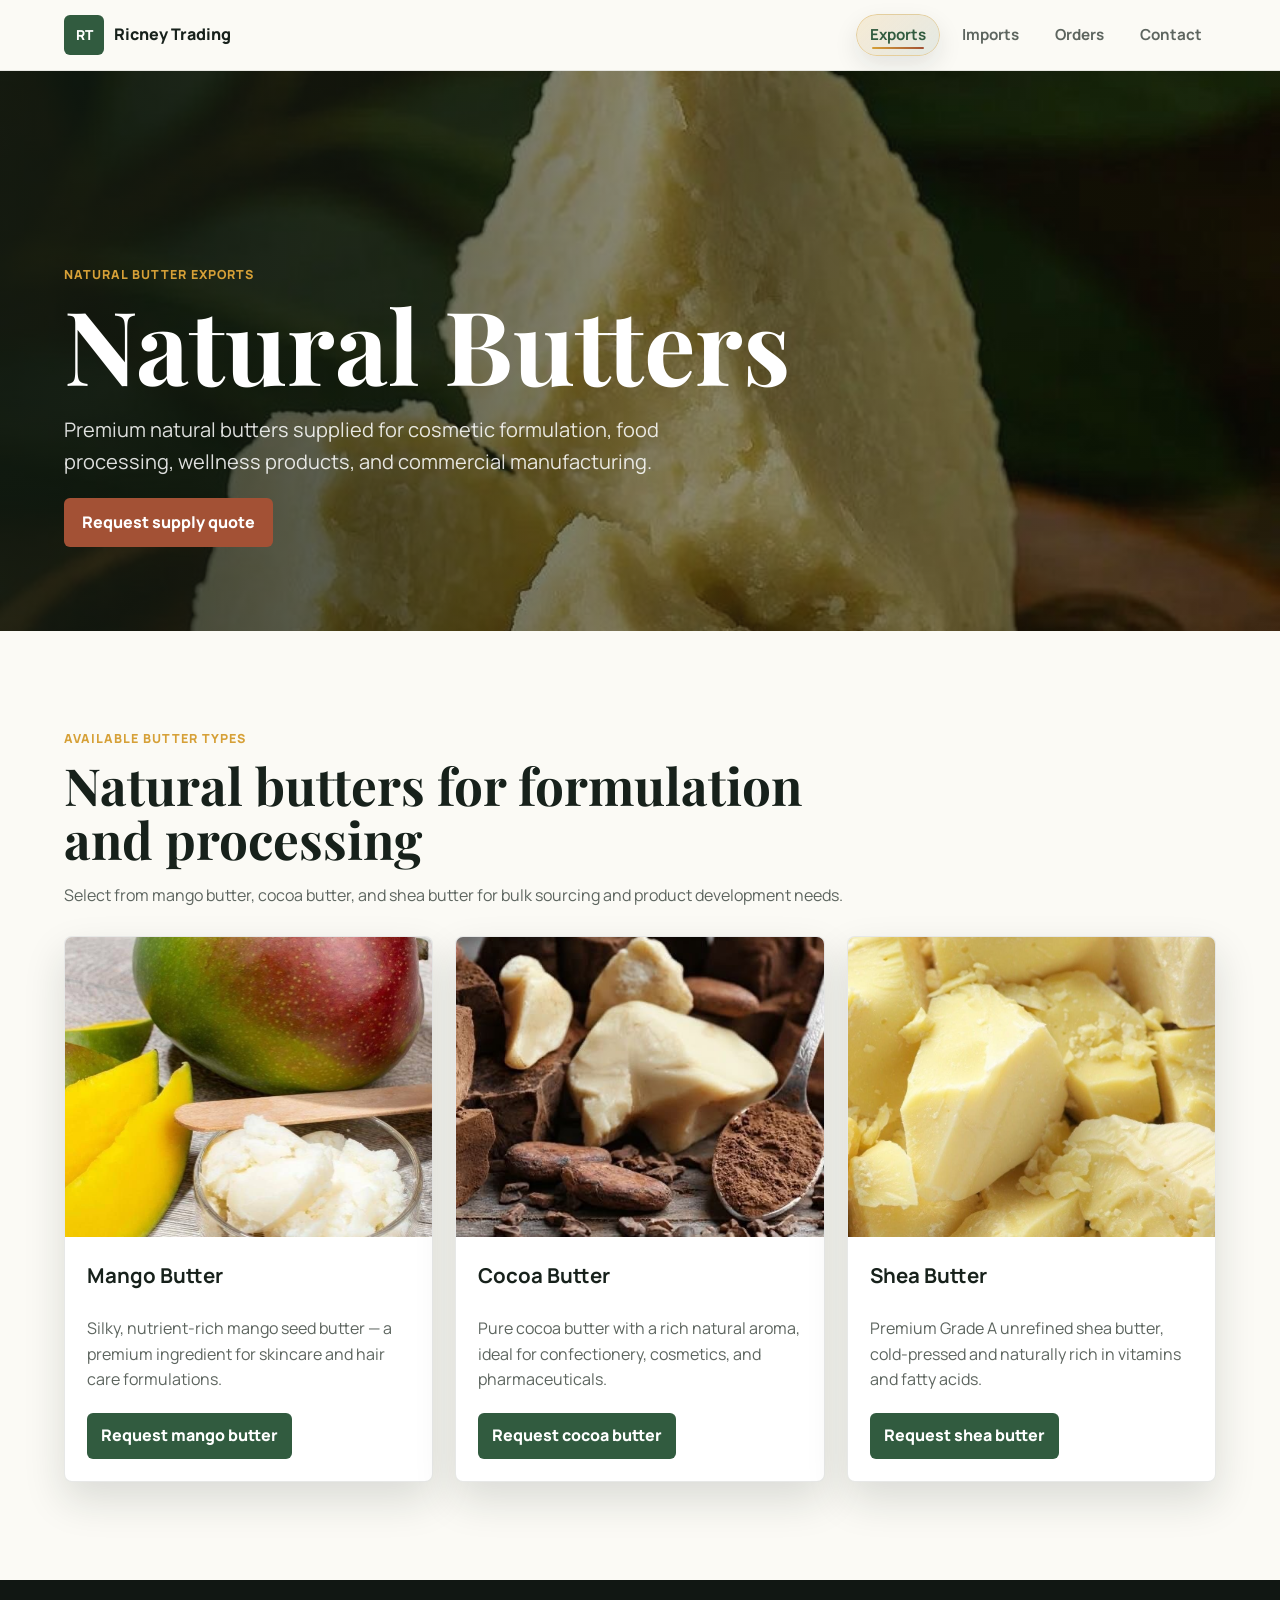
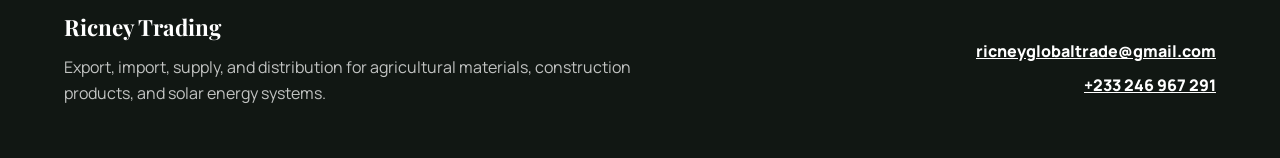
<file: butters.html>
<!DOCTYPE html>
<html lang="en">
<head>
  <meta charset="UTF-8">
  <meta name="viewport" content="width=device-width, initial-scale=1.0">
  <title>Natural Butters | Ricney Trading</title>
  <meta name="description" content="Explore Ricney Trading natural butter exports including mango butter, cocoa butter, and shea butter.">
  <link rel="preconnect" href="https://fonts.googleapis.com">
  <link rel="preconnect" href="https://fonts.gstatic.com" crossorigin>
  <link href="https://fonts.googleapis.com/css2?family=Manrope:wght@400;600;700;800&family=Playfair+Display:wght@700;800&display=swap" rel="stylesheet">
  <link rel="stylesheet" href="styles.css">
</head>
<body>
  <header class="site-header">
    <a class="brand" href="index.html#home" aria-label="Ricney Trading home">
      <span class="brand-mark">RT</span>
      <span>Ricney Trading</span>
    </a>
    <nav class="main-nav" aria-label="Primary navigation">
      <a href="index.html#exports" aria-current="page">Exports</a>
      <a href="index.html#imports">Imports</a>
      <a href="index.html#orders">Orders</a>
      <a href="contact.html">Contact</a>
    </nav>
  </header>

  <main>
    <section class="butter-hero">
      <div class="butter-hero-copy">
        <p class="eyebrow">Natural butter exports</p>
        <h1>Natural Butters</h1>
        <p>Premium natural butters supplied for cosmetic formulation, food processing, wellness products, and commercial manufacturing.</p>
        <a class="button primary" href="index.html#orders">Request supply quote</a>
      </div>
    </section>

    <section class="section butter-section" aria-labelledby="butters-title">
      <div class="section-heading">
        <p class="eyebrow">Available butter types</p>
        <h2 id="butters-title">Natural butters for formulation and processing</h2>
        <p>Select from mango butter, cocoa butter, and shea butter for bulk sourcing and product development needs.</p>
      </div>

      <div class="butter-grid">
        <article class="butter-card">
          <img src="mango-butter.jpg" alt="Mango fruit and mango butter in a glass bowl">
          <div>
            <h3>Mango Butter</h3>
            <p>Silky, nutrient-rich mango seed butter — a premium ingredient for skincare and hair care formulations.</p>
            <a class="card-action butter-action" href="index.html#orders">Request mango butter</a>
          </div>
        </article>

        <article class="butter-card">
          <img src="cocoa-butter.jpg" alt="Cocoa butter pieces with cocoa beans and cocoa powder">
          <div>
            <h3>Cocoa Butter</h3>
            <p>Pure cocoa butter with a rich natural aroma, ideal for confectionery, cosmetics, and pharmaceuticals.</p>
            <a class="card-action butter-action" href="index.html#orders">Request cocoa butter</a>
          </div>
        </article>

        <article class="butter-card">
          <img src="shea-butter.jpg" alt="Close-up of pale shea butter pieces">
          <div>
            <h3>Shea Butter</h3>
            <p>Premium Grade A unrefined shea butter, cold-pressed and naturally rich in vitamins and fatty acids.</p>
            <a class="card-action butter-action" href="index.html#orders">Request shea butter</a>
          </div>
        </article>
      </div>
    </section>
  </main>

  <footer class="site-footer">
    <div>
      <h2>Ricney Trading</h2>
      <p>Export, import, supply, and distribution for agricultural materials, construction products, and solar energy systems.</p>
    </div>
    <address class="footer-contact">
      <a href="mailto:ricneyglobaltrade@gmail.com">ricneyglobaltrade@gmail.com</a>
      <a href="tel:+233246967291">+233 246 967 291</a>
    </address>
  </footer>
</body>
</html>
</file>
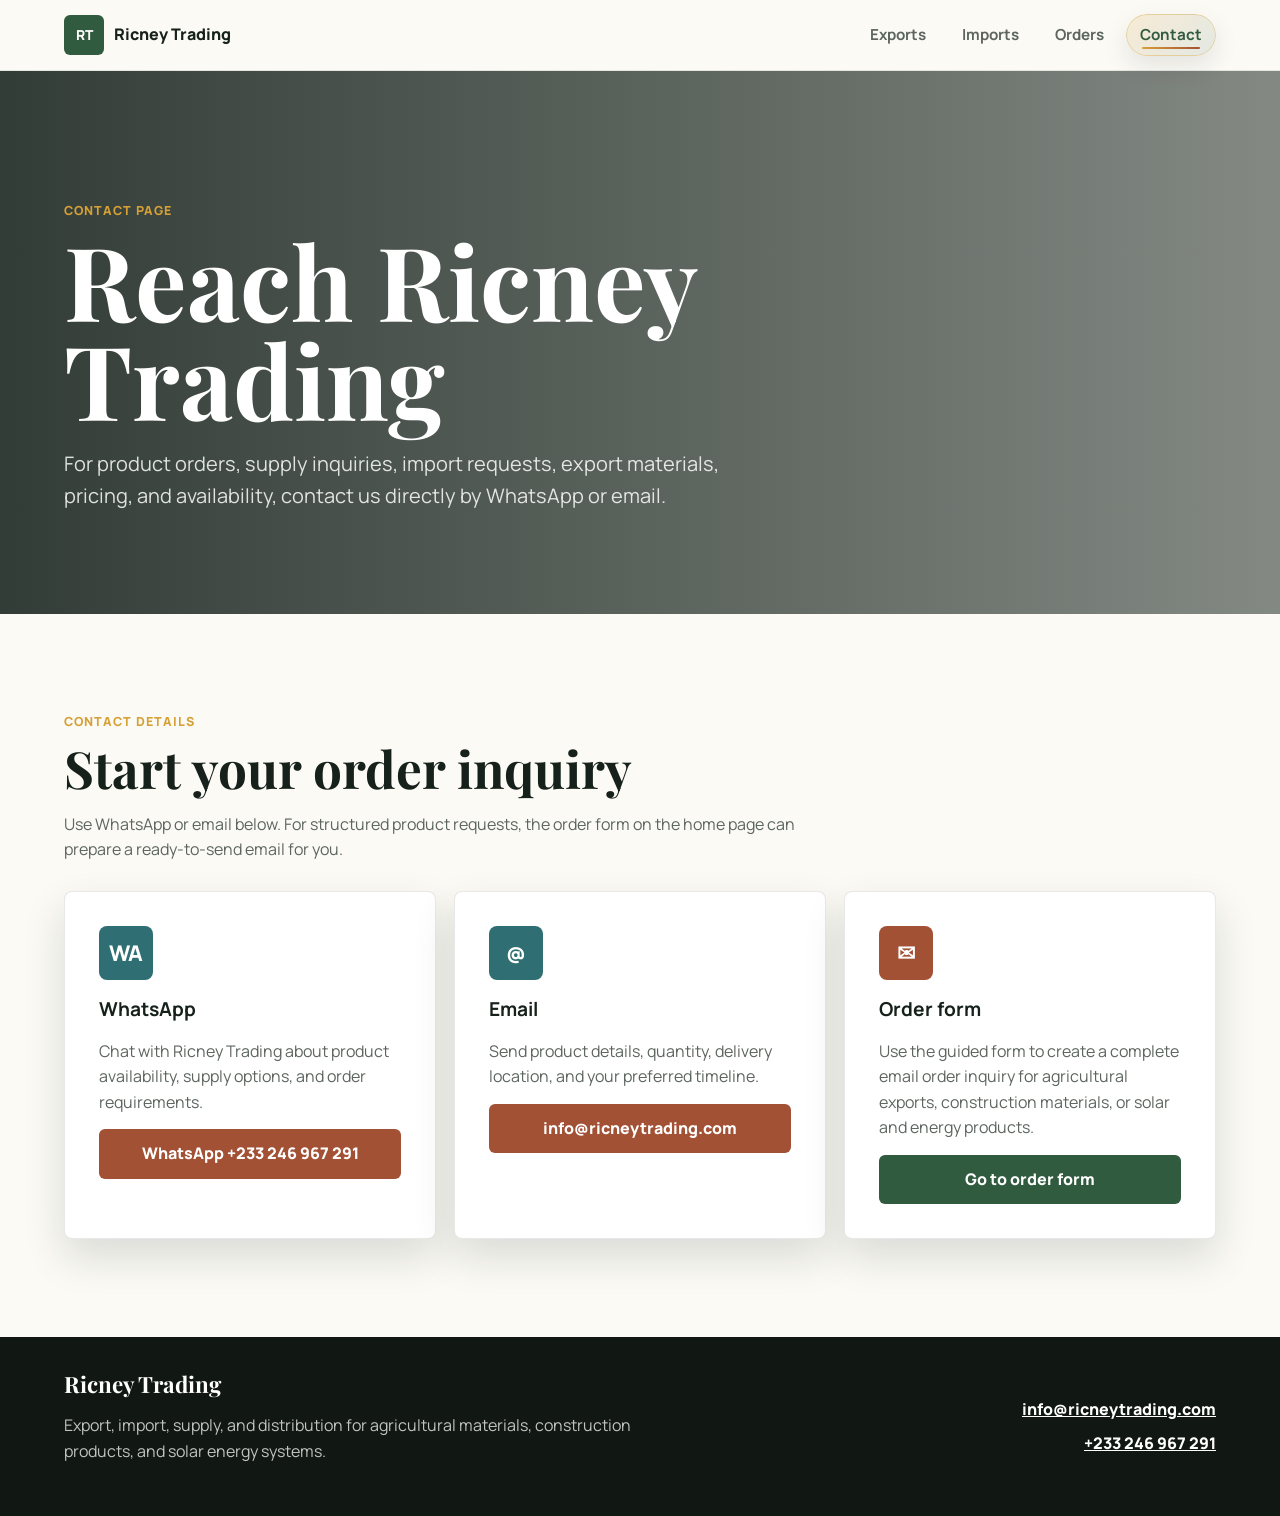
<file: contact.html>
<!DOCTYPE html>
<html lang="en">
<head>
  <meta charset="UTF-8">
  <meta name="viewport" content="width=device-width, initial-scale=1.0">
  <title>Contact Ricney Trading</title>
  <meta name="description" content="Contact Ricney Trading for export, import, supply, distribution, and order inquiries.">
  <link rel="preconnect" href="https://fonts.googleapis.com">
  <link rel="preconnect" href="https://fonts.gstatic.com" crossorigin>
  <link rel="preconnect" href="https://images.pexels.com">
  <link href="https://fonts.googleapis.com/css2?family=Manrope:wght@400;600;700;800&family=Playfair+Display:wght@700;800&display=swap" rel="stylesheet">
  <link rel="stylesheet" href="styles.css">
</head>
<body>
  <header class="site-header">
    <a class="brand" href="index.html#home" aria-label="Ricney Trading home">
      <span class="brand-mark">RT</span>
      <span>Ricney Trading</span>
    </a>
    <nav class="main-nav" aria-label="Primary navigation">
      <a href="index.html#exports">Exports</a>
      <a href="index.html#imports">Imports</a>
      <a href="index.html#orders">Orders</a>
      <a href="contact.html" aria-current="page">Contact</a>
    </nav>
  </header>

  <main>
    <section class="contact-hero">
      <div class="contact-hero-copy">
        <p class="eyebrow">Contact page</p>
        <h1>Reach Ricney Trading</h1>
        <p>For product orders, supply inquiries, import requests, export materials, pricing, and availability, contact us directly by WhatsApp or email.</p>
      </div>
    </section>

    <section class="section contact-section" aria-labelledby="contact-title">
      <div class="section-heading">
        <p class="eyebrow">Contact details</p>
        <h2 id="contact-title">Start your order inquiry</h2>
        <p>Use WhatsApp or email below. For structured product requests, the order form on the home page can prepare a ready-to-send email for you.</p>
      </div>

      <div class="contact-grid">
        <article class="contact-card">
          <span class="contact-icon" aria-hidden="true">WA</span>
          <h3>WhatsApp</h3>
          <p>Chat with Ricney Trading about product availability, supply options, and order requirements.</p>
          <a class="button primary" href="https://wa.me/233246967291?text=Hello%20Ricney%20Trading%2C%20I%20would%20like%20to%20make%20a%20product%20inquiry." target="_blank" rel="noopener">WhatsApp +233 246 967 291</a>
        </article>

        <article class="contact-card">
          <span class="contact-icon" aria-hidden="true">@</span>
          <h3>Email</h3>
          <p>Send product details, quantity, delivery location, and your preferred timeline.</p>
          <a class="button primary" href="mailto:info@ricneytrading.com?subject=Ricney%20Trading%20Order%20Inquiry">info@ricneytrading.com</a>
        </article>

        <article class="contact-card contact-card-wide">
          <span class="contact-icon" aria-hidden="true">✉</span>
          <h3>Order form</h3>
          <p>Use the guided form to create a complete email order inquiry for agricultural exports, construction materials, or solar and energy products.</p>
          <a class="button secondary dark" href="index.html#orders">Go to order form</a>
        </article>
      </div>
    </section>
  </main>

  <footer class="site-footer">
    <div>
      <h2>Ricney Trading</h2>
      <p>Export, import, supply, and distribution for agricultural materials, construction products, and solar energy systems.</p>
    </div>
    <address class="footer-contact">
      <a href="mailto:info@ricneytrading.com">info@ricneytrading.com</a>
      <a href="tel:+233246967291">+233 246 967 291</a>
    </address>
  </footer>
</body>
</html>
</file>
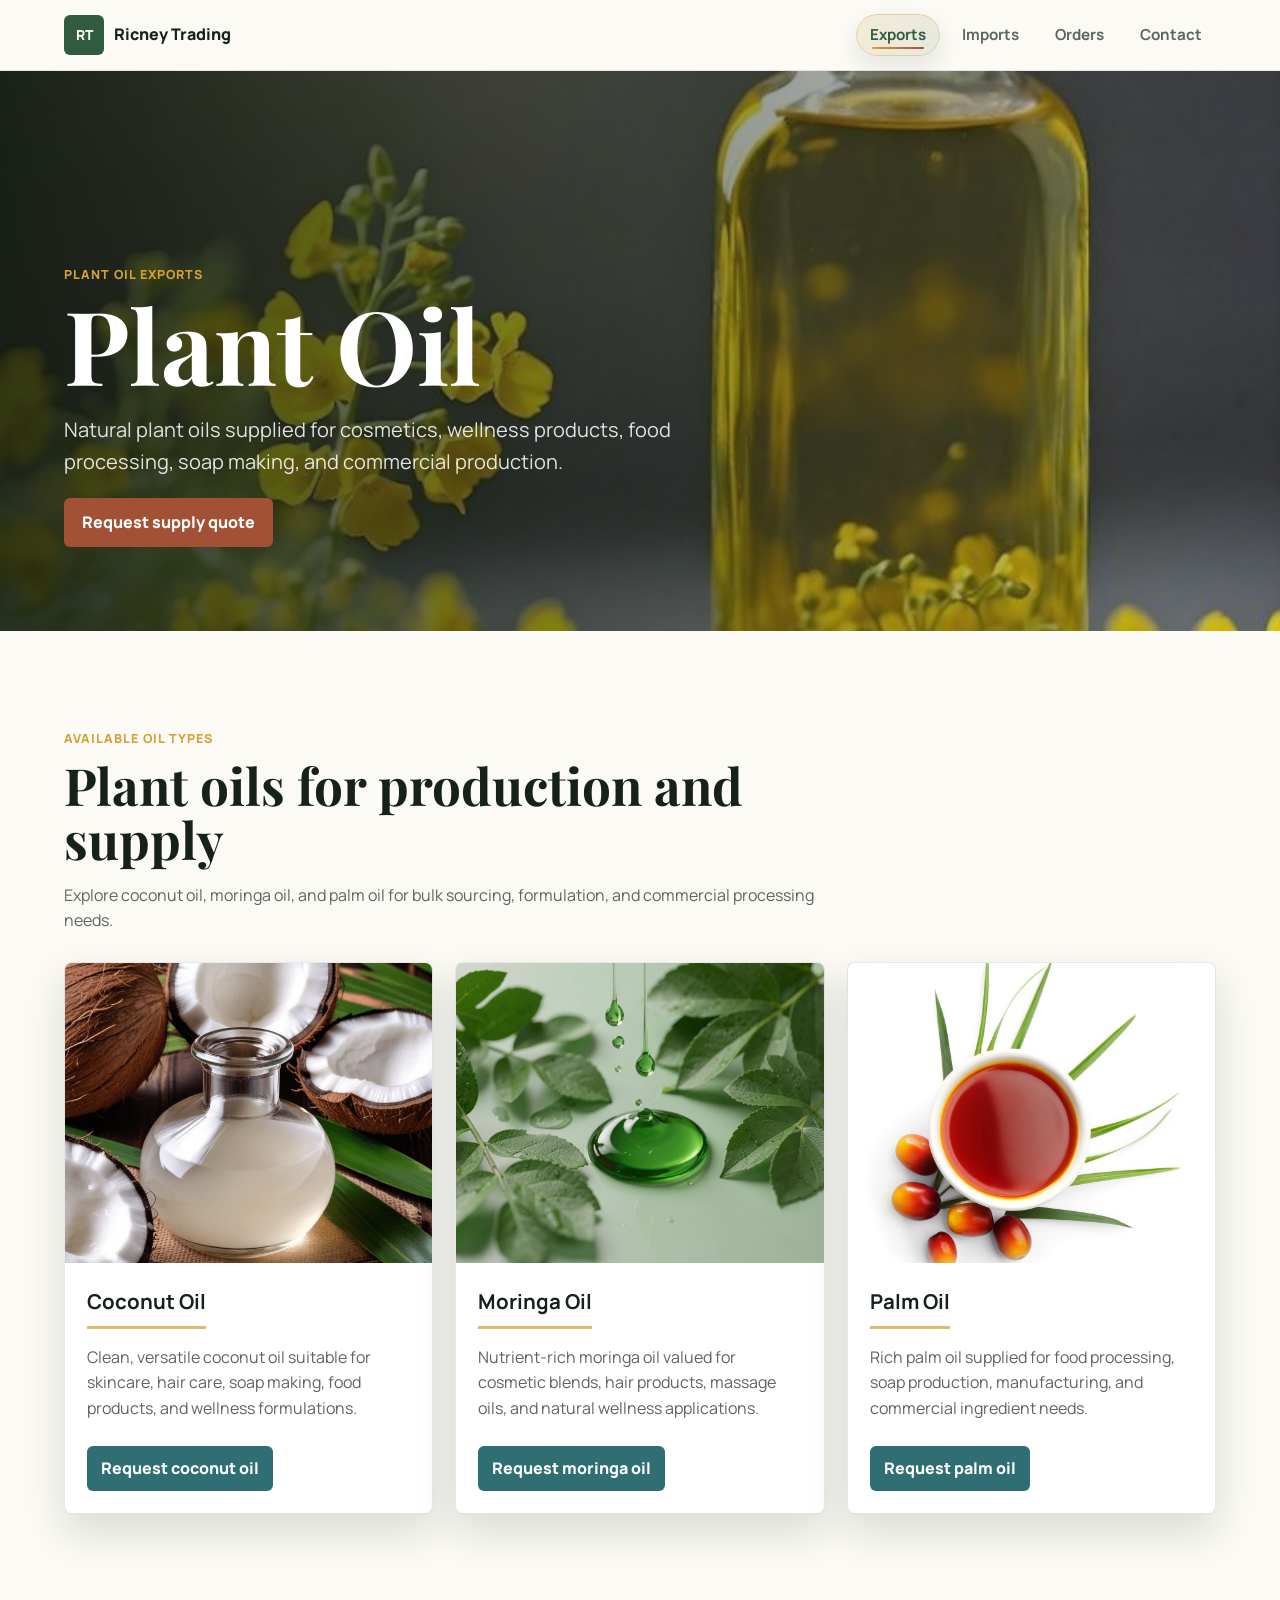
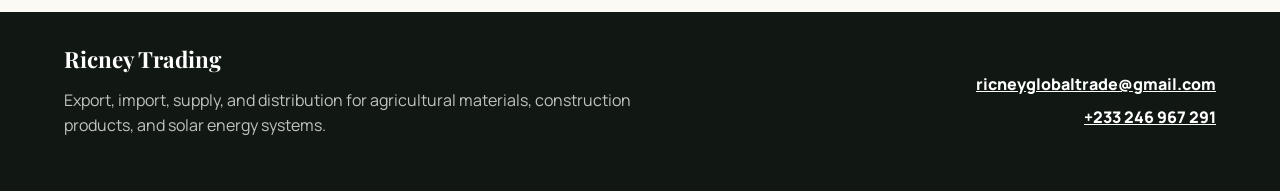
<file: oils.html>
<!DOCTYPE html>
<html lang="en">
<head>
  <meta charset="UTF-8">
  <meta name="viewport" content="width=device-width, initial-scale=1.0">
  <title>Plant Oils | Ricney Trading</title>
  <meta name="description" content="Explore Ricney Trading plant oil exports including coconut oil, moringa oil, and palm oil.">
  <link rel="preconnect" href="https://fonts.googleapis.com">
  <link rel="preconnect" href="https://fonts.gstatic.com" crossorigin>
  <link href="https://fonts.googleapis.com/css2?family=Manrope:wght@400;600;700;800&family=Playfair+Display:wght@700;800&display=swap" rel="stylesheet">
  <link rel="stylesheet" href="styles.css">
</head>
<body>
  <header class="site-header">
    <a class="brand" href="index.html#home" aria-label="Ricney Trading home">
      <span class="brand-mark">RT</span>
      <span>Ricney Trading</span>
    </a>
    <nav class="main-nav" aria-label="Primary navigation">
      <a href="index.html#exports" aria-current="page">Exports</a>
      <a href="index.html#imports">Imports</a>
      <a href="index.html#orders">Orders</a>
      <a href="contact.html">Contact</a>
    </nav>
  </header>

  <main>
    <section class="oil-hero">
      <div class="oil-hero-copy">
        <p class="eyebrow">Plant oil exports</p>
        <h1>Plant Oil</h1>
        <p>Natural plant oils supplied for cosmetics, wellness products, food processing, soap making, and commercial production.</p>
        <a class="button primary" href="index.html#orders">Request supply quote</a>
      </div>
    </section>

    <section class="section oil-section" aria-labelledby="oils-title">
      <div class="section-heading">
        <p class="eyebrow">Available oil types</p>
        <h2 id="oils-title">Plant oils for production and supply</h2>
        <p>Explore coconut oil, moringa oil, and palm oil for bulk sourcing, formulation, and commercial processing needs.</p>
      </div>

      <div class="oil-grid">
        <article class="oil-card">
          <img class="oil-card-image oil-card-image-coconut" src="coconut-oil.jpg" alt="Coconut oil in a glass bottle with fresh coconuts">
          <div>
            <h3>Coconut Oil</h3>
            <p>Clean, versatile coconut oil suitable for skincare, hair care, soap making, food products, and wellness formulations.</p>
            <a class="card-action oil-action" href="index.html#orders">Request coconut oil</a>
          </div>
        </article>

        <article class="oil-card">
          <img class="oil-card-image oil-card-image-moringa" src="moringa-oil.jpg" alt="Green moringa oil drops with leaves">
          <div>
            <h3>Moringa Oil</h3>
            <p>Nutrient-rich moringa oil valued for cosmetic blends, hair products, massage oils, and natural wellness applications.</p>
            <a class="card-action oil-action" href="index.html#orders">Request moringa oil</a>
          </div>
        </article>

        <article class="oil-card">
          <img class="oil-card-image oil-card-image-palm" src="palm-oil.jpg" alt="Red palm oil in a bowl with palm fruits">
          <div>
            <h3>Palm Oil</h3>
            <p>Rich palm oil supplied for food processing, soap production, manufacturing, and commercial ingredient needs.</p>
            <a class="card-action oil-action" href="index.html#orders">Request palm oil</a>
          </div>
        </article>
      </div>
    </section>
  </main>

  <footer class="site-footer">
    <div>
      <h2>Ricney Trading</h2>
      <p>Export, import, supply, and distribution for agricultural materials, construction products, and solar energy systems.</p>
    </div>
    <address class="footer-contact">
      <a href="mailto:ricneyglobaltrade@gmail.com">ricneyglobaltrade@gmail.com</a>
      <a href="tel:+233246967291">+233 246 967 291</a>
    </address>
  </footer>
</body>
</html>
</file>
<file: styles.css>
:root {
  --ink: #17211b;
  --muted: #5d655f;
  --paper: #fbfaf5;
  --soft: #eef0e5;
  --leaf: #315b3f;
  --sun: #d6a037;
  --clay: #a35135;
  --aqua: #2f6f73;
  --white: #ffffff;
  --shadow: 0 18px 42px rgba(23, 33, 27, 0.14);
}

* {
  box-sizing: border-box;
}

html {
  scroll-behavior: smooth;
}

body {
  margin: 0;
  font-family: "Manrope", Arial, Helvetica, sans-serif;
  color: var(--ink);
  background: var(--paper);
  line-height: 1.6;
}

img {
  display: block;
  width: 100%;
}

a {
  color: inherit;
}

.site-header {
  position: sticky;
  top: 0;
  z-index: 10;
  display: flex;
  align-items: center;
  justify-content: space-between;
  gap: 24px;
  padding: 14px clamp(18px, 5vw, 72px);
  background: rgba(251, 250, 245, 0.92);
  border-bottom: 1px solid rgba(23, 33, 27, 0.09);
  backdrop-filter: blur(16px);
}

.brand {
  display: inline-flex;
  align-items: center;
  gap: 10px;
  font-weight: 800;
  letter-spacing: 0;
  text-decoration: none;
}

.brand-mark {
  display: grid;
  width: 40px;
  height: 40px;
  place-items: center;
  color: var(--white);
  background: var(--leaf);
  border-radius: 6px;
  font-size: 0.86rem;
  letter-spacing: 0;
}

.main-nav {
  display: flex;
  flex-wrap: wrap;
  justify-content: flex-end;
  gap: 8px;
  font-size: 0.95rem;
  font-weight: 700;
}

.main-nav a {
  position: relative;
  display: inline-flex;
  align-items: center;
  min-height: 42px;
  padding: 9px 14px;
  overflow: hidden;
  border-radius: 999px;
  text-decoration: none;
  color: var(--muted);
  transition: color 200ms ease, box-shadow 200ms ease, transform 200ms ease;
}

.main-nav a::before {
  content: "";
  position: absolute;
  inset: 0;
  z-index: -1;
  background:
    linear-gradient(135deg, rgba(214, 160, 55, 0.2), rgba(49, 91, 63, 0.12)),
    rgba(255, 255, 255, 0.58);
  border: 1px solid rgba(214, 160, 55, 0.38);
  border-radius: inherit;
  opacity: 0;
  transform: scale(0.86);
  transition: opacity 220ms ease, transform 220ms ease;
}

.main-nav a::after {
  content: "";
  position: absolute;
  left: 16px;
  right: 16px;
  bottom: 7px;
  height: 2px;
  background: linear-gradient(90deg, var(--sun), var(--clay));
  border-radius: 999px;
  opacity: 0;
  transform: translateX(-18px) scaleX(0.28);
  transform-origin: left;
  transition: opacity 220ms ease, transform 220ms ease;
}

.main-nav a:hover,
.main-nav a:focus-visible,
.main-nav a[aria-current="page"] {
  color: var(--leaf);
  box-shadow: 0 10px 24px rgba(23, 33, 27, 0.1);
}

.main-nav a:hover,
.main-nav a:focus-visible {
  transform: translateY(-2px);
}

.main-nav a:hover::before,
.main-nav a:focus-visible::before,
.main-nav a[aria-current="page"]::before {
  opacity: 1;
  transform: scale(1);
}

.main-nav a:hover::after,
.main-nav a:focus-visible::after,
.main-nav a[aria-current="page"]::after {
  opacity: 1;
  transform: translateX(0) scaleX(1);
}

.main-nav a:focus-visible {
  outline: 3px solid rgba(214, 160, 55, 0.38);
  outline-offset: 3px;
}

.hero {
  position: relative;
  min-height: calc(100vh - 68px);
  display: grid;
  align-items: end;
  padding: clamp(80px, 12vw, 140px) clamp(18px, 5vw, 72px) clamp(48px, 8vw, 92px);
  overflow: hidden;
  isolation: isolate;
}

.hero-media {
  position: absolute;
  inset: 0;
  z-index: -2;
  background:
    linear-gradient(90deg, rgba(12, 24, 18, 0.82), rgba(12, 24, 18, 0.48), rgba(12, 24, 18, 0.14)),
    url("https://images.pexels.com/photos/12999283/pexels-photo-12999283.jpeg?auto=compress&cs=tinysrgb&w=1800&h=1100&fit=crop") center/cover;
}

.hero::after {
  content: "";
  position: absolute;
  left: 0;
  right: 0;
  bottom: 0;
  z-index: -1;
  height: 120px;
  background: linear-gradient(0deg, var(--paper), rgba(251, 250, 245, 0));
}

.hero-content {
  width: min(720px, 100%);
  color: var(--white);
}

.eyebrow {
  margin: 0 0 10px;
  color: var(--sun);
  font-size: 0.78rem;
  font-weight: 800;
  letter-spacing: 0.08em;
  text-transform: uppercase;
}

.hero h1 {
  margin: 0;
  font-family: "Playfair Display", Georgia, serif;
  font-size: clamp(3.4rem, 10vw, 7.8rem);
  line-height: 0.92;
  letter-spacing: 0;
}

.hero-copy {
  max-width: 620px;
  margin: 22px 0 0;
  font-size: clamp(1.05rem, 2vw, 1.35rem);
}

.hero-actions {
  display: flex;
  flex-wrap: wrap;
  gap: 14px;
  margin-top: 32px;
}

.button {
  display: inline-flex;
  align-items: center;
  justify-content: center;
  min-height: 48px;
  padding: 12px 18px;
  border: 0;
  border-radius: 6px;
  font: inherit;
  font-weight: 800;
  text-decoration: none;
  cursor: pointer;
}

.button.primary {
  color: var(--white);
  background: var(--clay);
}

.button.secondary {
  color: var(--ink);
  background: var(--white);
}

.button.secondary.dark {
  color: var(--white);
  background: var(--leaf);
}

.button:hover {
  transform: translateY(-1px);
}

.section {
  padding: clamp(56px, 8vw, 98px) clamp(18px, 5vw, 72px);
}

.intro {
  display: grid;
  grid-template-columns: minmax(240px, 0.8fr) minmax(280px, 1.2fr);
  gap: clamp(28px, 6vw, 84px);
  align-items: start;
}

h2 {
  margin: 0;
  font-family: "Playfair Display", Georgia, serif;
  font-size: clamp(2rem, 4vw, 3.6rem);
  line-height: 1.05;
  letter-spacing: 0;
}

h3 {
  margin: 0;
  letter-spacing: 0;
  font-size: 1.2rem;
}

p {
  color: var(--muted);
}

.section-heading {
  max-width: 780px;
  margin-bottom: 28px;
}

.product-grid {
  display: grid;
  grid-template-columns: repeat(3, minmax(0, 1fr));
  gap: 18px;
}

.product-card {
  position: relative;
  overflow: hidden;
  background: var(--white);
  border: 1px solid rgba(23, 33, 27, 0.1);
  border-radius: 8px;
  box-shadow: var(--shadow);
  transition: transform 180ms ease, box-shadow 180ms ease, border-color 180ms ease;
}

.product-link {
  display: block;
  color: inherit;
  text-decoration: none;
}

.product-card::after {
  content: "";
  position: absolute;
  inset: 0;
  pointer-events: none;
  background: linear-gradient(180deg, rgba(214, 160, 55, 0), rgba(214, 160, 55, 0.14));
  opacity: 0;
  transition: opacity 180ms ease;
}

.product-card img {
  height: 260px;
  object-fit: cover;
  transition: transform 220ms ease, filter 220ms ease;
}

.product-image-butter {
  object-fit: contain;
  object-position: center center;
  background: #2f2618;
}

.product-image-oil {
  object-position: center 58%;
}

.product-image-honey {
  object-position: center center;
}

.product-card:hover,
.product-card:focus-within {
  border-color: rgba(214, 160, 55, 0.65);
  box-shadow: 0 24px 58px rgba(23, 33, 27, 0.2);
  transform: translateY(-8px);
}

.product-card:hover::after,
.product-card:focus-within::after {
  opacity: 1;
}

.product-card:hover img,
.product-card:focus-within img {
  filter: saturate(1.08) contrast(1.04);
  transform: scale(1.055);
}

.product-card h3,
.product-card p {
  padding-inline: 20px;
}

.product-card h3 {
  padding-top: 20px;
}

.product-card p {
  margin-bottom: 22px;
}

.card-action {
  display: inline-flex;
  align-items: center;
  min-height: 42px;
  margin: 0 20px 22px;
  padding: 10px 14px;
  color: var(--white);
  background: var(--leaf);
  border-radius: 6px;
  font-weight: 800;
}

.import-band {
  background: var(--soft);
}

.butter-hero {
  min-height: 560px;
  display: grid;
  align-items: end;
  padding: clamp(82px, 12vw, 136px) clamp(18px, 5vw, 72px) clamp(48px, 7vw, 84px);
  background:
    linear-gradient(90deg, rgba(16, 25, 17, 0.86), rgba(16, 25, 17, 0.48), rgba(16, 25, 17, 0.18)),
    url("natural-butter.jpg") center/cover;
}

.oil-hero {
  min-height: 560px;
  display: grid;
  align-items: end;
  padding: clamp(82px, 12vw, 136px) clamp(18px, 5vw, 72px) clamp(48px, 7vw, 84px);
  background:
    linear-gradient(90deg, rgba(16, 25, 17, 0.86), rgba(16, 25, 17, 0.48), rgba(16, 25, 17, 0.18)),
    url("plant-oil.jpg") center/cover;
}

.butter-hero-copy,
.oil-hero-copy {
  width: min(760px, 100%);
  color: var(--white);
}

.butter-hero h1,
.oil-hero h1 {
  margin: 0;
  font-family: "Playfair Display", Georgia, serif;
  font-size: clamp(3rem, 8vw, 6.6rem);
  line-height: 0.96;
  letter-spacing: 0;
}

.butter-hero p:not(.eyebrow),
.oil-hero p:not(.eyebrow) {
  max-width: 680px;
  color: rgba(255, 255, 255, 0.86);
  font-size: clamp(1rem, 2vw, 1.25rem);
}

.butter-section,
.oil-section {
  background: var(--paper);
}

.butter-grid,
.oil-grid {
  display: grid;
  grid-template-columns: repeat(3, minmax(0, 1fr));
  gap: 22px;
  align-items: stretch;
}

.butter-card,
.oil-card {
  position: relative;
  display: flex;
  flex-direction: column;
  overflow: hidden;
  background: var(--white);
  border: 1px solid rgba(23, 33, 27, 0.1);
  border-radius: 8px;
  box-shadow: var(--shadow);
  transition: transform 180ms ease, box-shadow 180ms ease, border-color 180ms ease;
}

.oil-card {
  background:
    linear-gradient(180deg, rgba(238, 240, 229, 0.44), rgba(255, 255, 255, 0) 42%),
    var(--white);
}

.butter-card::after,
.oil-card::after {
  content: "";
  position: absolute;
  inset: 0;
  pointer-events: none;
  background: linear-gradient(180deg, rgba(214, 160, 55, 0), rgba(214, 160, 55, 0.14));
  opacity: 0;
  transition: opacity 180ms ease;
}

.butter-card img,
.oil-card img {
  height: 300px;
  object-fit: cover;
  transition: transform 220ms ease, filter 220ms ease;
}

.oil-card-image-coconut {
  object-position: center center;
}

.oil-card-image-moringa {
  object-position: center 42%;
}

.oil-card-image-palm {
  object-position: center center;
}

.butter-card div,
.oil-card div {
  position: relative;
  z-index: 1;
  display: flex;
  flex: 1;
  flex-direction: column;
  padding: 22px;
}

.butter-card h3,
.oil-card h3 {
  font-size: 1.28rem;
  padding-bottom: 8px;
}

.oil-card h3 {
  display: inline-flex;
  align-items: center;
  width: fit-content;
  border-bottom: 3px solid rgba(214, 160, 55, 0.72);
}

.butter-card p,
.oil-card p {
  flex: 1;
  margin-bottom: 0;
}

.butter-action,
.oil-action {
  align-self: flex-start;
  margin: 20px 0 0;
  text-decoration: none;
}

.oil-action {
  margin-top: 24px;
  background: var(--aqua);
}

.oil-action:hover,
.oil-action:focus-visible {
  background: var(--leaf);
}

.butter-card:hover,
.butter-card:focus-within,
.oil-card:hover,
.oil-card:focus-within {
  border-color: rgba(214, 160, 55, 0.65);
  box-shadow: 0 24px 58px rgba(23, 33, 27, 0.2);
  transform: translateY(-8px);
}

.butter-card:hover::after,
.butter-card:focus-within::after,
.oil-card:hover::after,
.oil-card:focus-within::after {
  opacity: 1;
}

.butter-card:hover img,
.butter-card:focus-within img,
.oil-card:hover img,
.oil-card:focus-within img {
  filter: saturate(1.08) contrast(1.04);
  transform: scale(1.055);
}

.contact-hero {
  min-height: 420px;
  display: grid;
  align-items: end;
  padding: clamp(76px, 11vw, 130px) clamp(18px, 5vw, 72px) clamp(48px, 7vw, 82px);
  background:
    linear-gradient(90deg, rgba(12, 24, 18, 0.84), rgba(12, 24, 18, 0.5)),
    url("https://images.pexels.com/photos/6169660/pexels-photo-6169660.jpeg?auto=compress&cs=tinysrgb&w=1800&h=900&fit=crop") center/cover;
}

.contact-hero-copy {
  width: min(780px, 100%);
  color: var(--white);
}

.contact-hero h1 {
  margin: 0;
  font-family: "Playfair Display", Georgia, serif;
  font-size: clamp(3rem, 8vw, 6.5rem);
  line-height: 0.96;
  letter-spacing: 0;
}

.contact-hero p:not(.eyebrow) {
  max-width: 680px;
  color: rgba(255, 255, 255, 0.84);
  font-size: clamp(1rem, 2vw, 1.25rem);
}

.contact-section {
  background: var(--paper);
}

.contact-grid {
  display: grid;
  grid-template-columns: repeat(3, minmax(0, 1fr));
  gap: 18px;
}

.contact-card {
  display: grid;
  align-content: start;
  gap: 14px;
  padding: clamp(22px, 4vw, 34px);
  background: var(--white);
  border: 1px solid rgba(23, 33, 27, 0.1);
  border-radius: 8px;
  box-shadow: var(--shadow);
}

.contact-card p {
  margin: 0;
}

.contact-icon {
  display: grid;
  width: 54px;
  height: 54px;
  place-items: center;
  color: var(--white);
  background: var(--aqua);
  border-radius: 8px;
  font-size: 1.35rem;
  font-weight: 800;
}

.contact-card-wide .contact-icon {
  background: var(--clay);
}

.order-section {
  display: grid;
  grid-template-columns: minmax(260px, 0.9fr) minmax(300px, 1.1fr);
  gap: clamp(24px, 6vw, 72px);
  align-items: start;
  background: var(--leaf);
}

.order-section h2,
.order-section .order-copy p:not(.eyebrow) {
  color: var(--white);
}

.order-form {
  display: grid;
  gap: 16px;
  padding: clamp(20px, 4vw, 34px);
  background: var(--white);
  border-radius: 8px;
  box-shadow: var(--shadow);
}

label {
  display: grid;
  gap: 7px;
  color: var(--ink);
  font-weight: 800;
}

input,
select,
textarea {
  width: 100%;
  min-height: 46px;
  padding: 12px 13px;
  border: 1px solid rgba(23, 33, 27, 0.22);
  border-radius: 6px;
  color: var(--ink);
  background: #fffefa;
  font: inherit;
}

textarea {
  resize: vertical;
}

input:focus,
select:focus,
textarea:focus {
  outline: 3px solid rgba(214, 160, 55, 0.36);
  border-color: var(--sun);
}

.form-button {
  width: 100%;
}

.form-note {
  margin: 0;
  font-size: 0.9rem;
}

.site-footer {
  display: flex;
  justify-content: space-between;
  gap: 28px;
  padding: 36px clamp(18px, 5vw, 72px);
  color: var(--white);
  background: #111713;
}

.site-footer h2 {
  font-size: 1.4rem;
}

.site-footer p {
  max-width: 620px;
  color: rgba(255, 255, 255, 0.74);
}

address {
  display: grid;
  gap: 8px;
  align-content: start;
  font-style: normal;
  font-weight: 800;
}

address a {
  color: var(--white);
}

.footer-contact {
  align-self: center;
  text-align: right;
}

.footer-link {
  align-self: center;
  color: var(--white);
  font-weight: 800;
}

@media (max-width: 860px) {
  .site-header,
  .site-footer {
    align-items: flex-start;
    flex-direction: column;
  }

  .main-nav {
    justify-content: flex-start;
  }

  .footer-contact {
    text-align: left;
  }

  .intro,
  .order-section,
  .contact-grid,
  .butter-grid,
  .oil-grid {
    grid-template-columns: 1fr;
  }

  .product-grid {
    grid-template-columns: 1fr;
  }

  .hero {
    min-height: 760px;
  }

  .butter-hero,
  .oil-hero {
    min-height: 620px;
  }

}

@media (max-width: 520px) {
  .hero-actions,
  .button {
    width: 100%;
  }

  .hero h1 {
    font-size: clamp(3rem, 18vw, 4.4rem);
  }

  .product-card img {
    height: 220px;
  }

  .card-action {
    width: calc(100% - 40px);
    justify-content: center;
  }

  .butter-card img,
  .oil-card img {
    height: 260px;
  }

  .butter-action,
  .oil-action {
    width: 100%;
    justify-content: center;
  }
}
</file>
